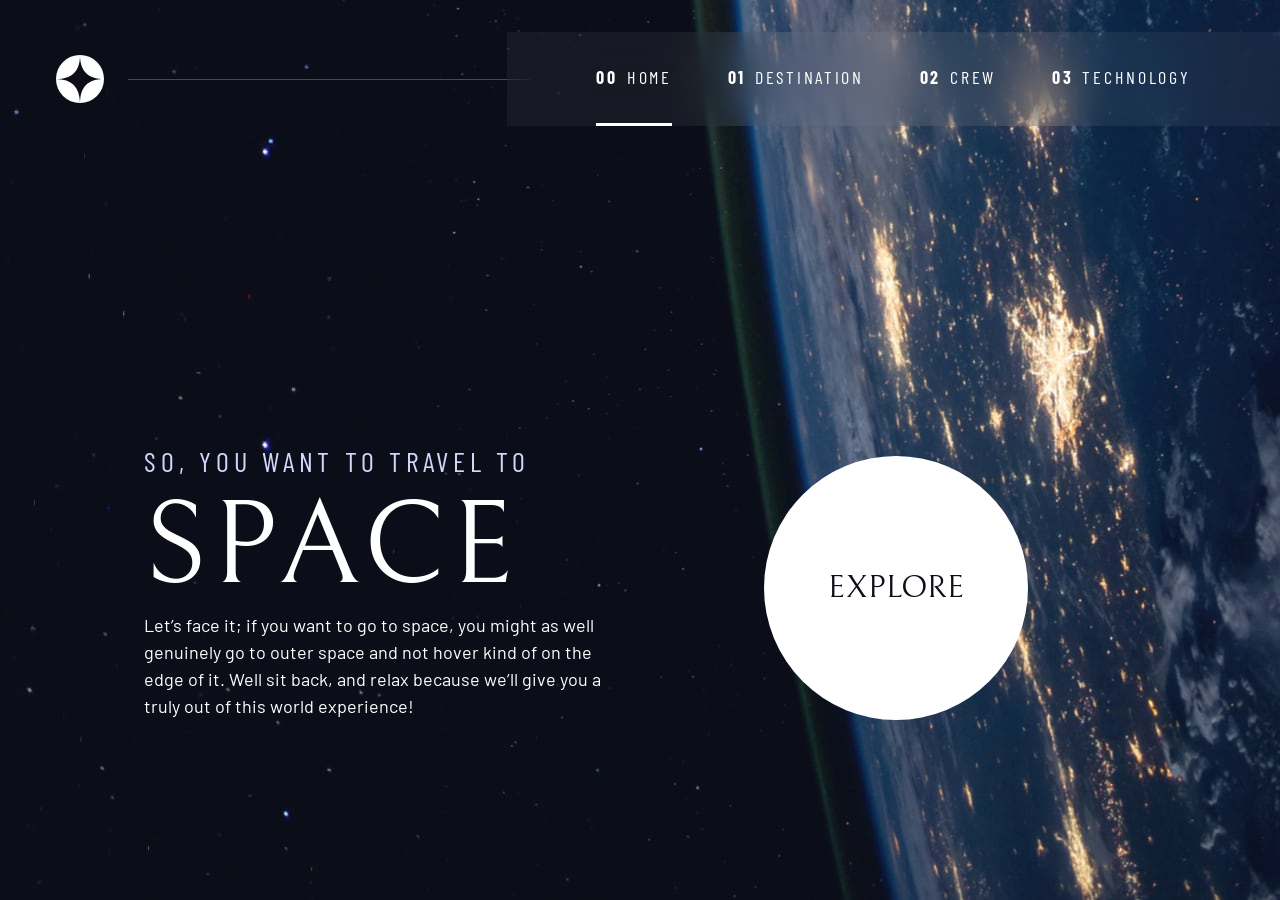
<file: index.html>
<!DOCTYPE html>
<html lang="en">
<head>
  <meta charset="UTF-8">
  <meta name="viewport" content="width=device-width, initial-scale=1.0">

  <link rel="icon" type="image/png" sizes="32x32" href="./assets/favicon-32x32.png">
  <!-- Google fonts -->
  <link rel="preconnect" href="https://fonts.googleapis.com">
  <link rel="preconnect" href="https://fonts.gstatic.com" crossorigin>
  <link href="https://fonts.googleapis.com/css2?family=Barlow+Condensed:wght@400;700&family=Bellefair&family=Barlow:wght@400;700&display=swap"
      rel="stylesheet">
      
  <!-- Our custom CSS -->
  <link rel="stylesheet" href="index.css">
  <title>Frontend Mentor | Space tourism website</title>
  <script src="navigation.js" defer></script>
</head>
<body class="home">
  <a class="skip-to-content" href="#main">Skip to content</a> 
  <header class="primary-header flex">
    <div>
      <img src="./assets/shared/logo.svg" alt="space tourism logo" class="logo">
    </div>
    <button class="mobile-nav-toggle" aria-controls="primary-navigation"><span class="sr-only" aria-expanded="false">Menu</span></button>
    <nav>
        <ul id="primary-navigation" data-visible="false" class="primary-navigation underline-indicators flex">
            <li class="active"><a class="ff-sans-cond uppercase text-white letter-spacing-2" href="index.html"><span aria-hidden="true">00</span>Home</a>
            <li><a class="ff-sans-cond uppercase text-white letter-spacing-2" href="destination.html"><span aria-hidden="true">01</span>Destination</a>
            <li><a class="ff-sans-cond uppercase text-white letter-spacing-2" href="crew.html"><span aria-hidden="true">02</span>Crew</a>
            <li><a class="ff-sans-cond uppercase text-white letter-spacing-2" href="technology.html"><span aria-hidden="true">03</span>Technology</a>
        </ul>
    </nav>
  </header>

  <main id="main" class="grid-container grid-container--home">
    <div>
      <h1 class="text-accent fs-500 ff-sans-cond uppercase letter-spacing-1">So, you want to travel to
      <span class="d-block fs-900 ff-serif text-white">Space</span></h1>
      
      <p>Let’s face it; if you want to go to space, you might as well genuinely go to 
      outer space and not hover kind of on the edge of it. Well sit back, and relax 
      because we’ll give you a truly out of this world experience! </p>
    </div>
    <div>
      <a href="destination.html" class="large-button uppercase ff-serif text-dark bg-white">Explore</a>
    </div>
  </main>

</body>
</html>
</file>
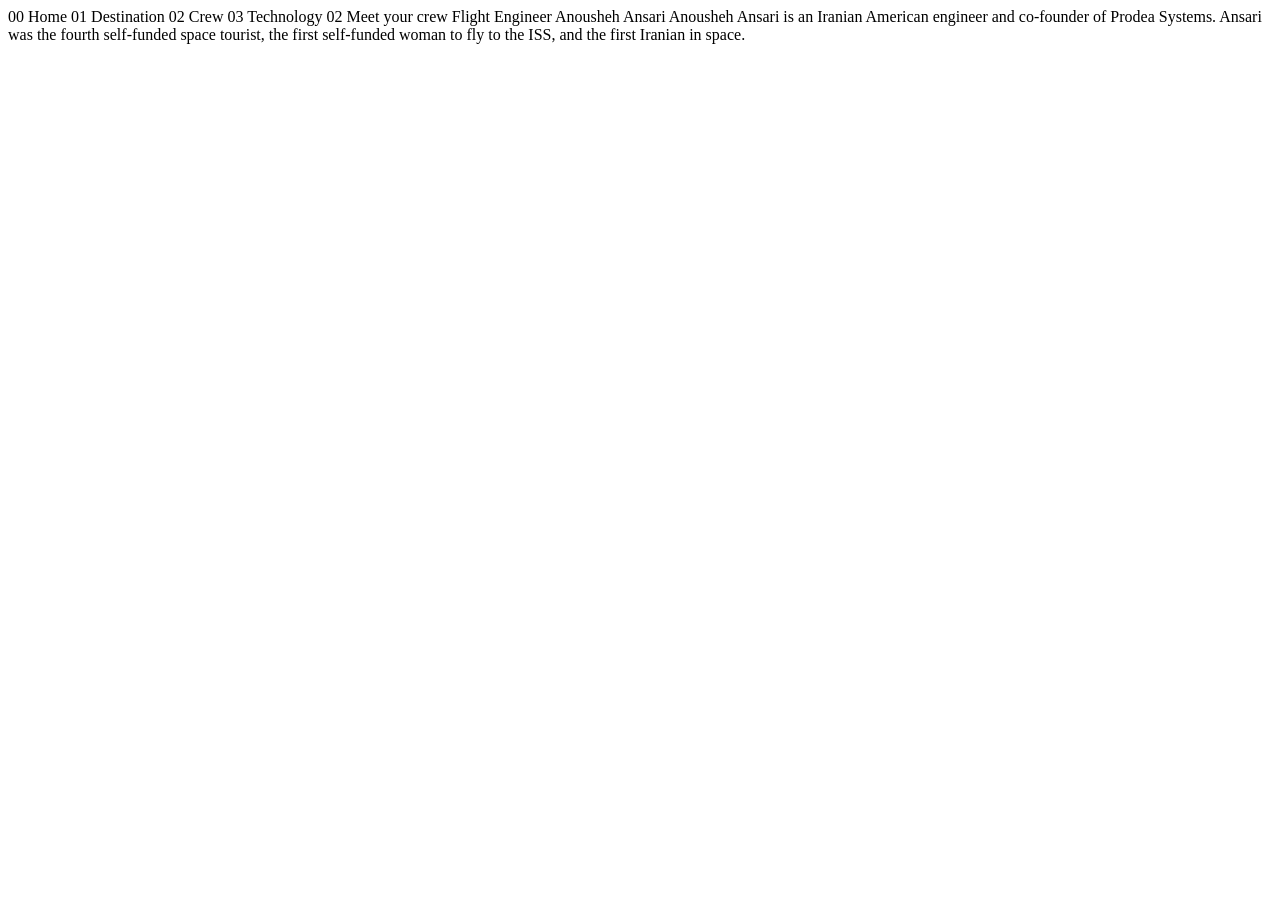
<file: crew-engineer.html>
<!DOCTYPE html>
<html lang="en">
<head>
  <meta charset="UTF-8">
  <meta name="viewport" content="width=device-width, initial-scale=1.0">

  <link rel="icon" type="image/png" sizes="32x32" href="./assets/favicon-32x32.png">
  
  <title>Frontend Mentor | Space tourism website</title>
</head>
<body>

  00 Home
  01 Destination
  02 Crew
  03 Technology

  02 Meet your crew

  Flight Engineer
  Anousheh Ansari

  Anousheh Ansari is an Iranian American engineer and co-founder of Prodea Systems. 
  Ansari was the fourth self-funded space tourist, the first self-funded woman to 
  fly to the ISS, and the first Iranian in space. 
</body>
</html>
</file>
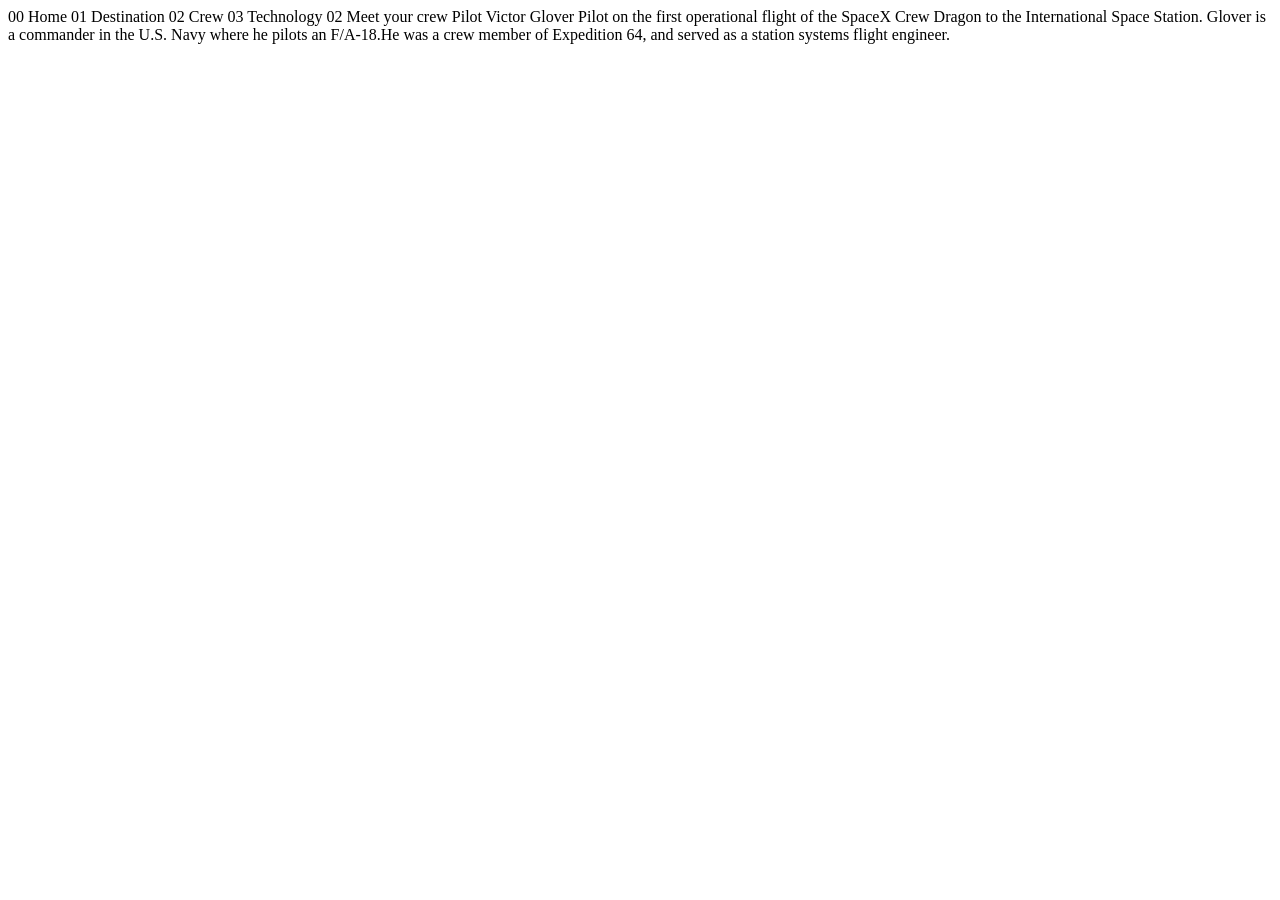
<file: crew-pilot.html>
<!DOCTYPE html>
<html lang="en">
<head>
  <meta charset="UTF-8">
  <meta name="viewport" content="width=device-width, initial-scale=1.0">

  <link rel="icon" type="image/png" sizes="32x32" href="./assets/favicon-32x32.png">
  
  <title>Frontend Mentor | Space tourism website</title>
</head>
<body>

  00 Home
  01 Destination
  02 Crew
  03 Technology

  02 Meet your crew

  Pilot
  Victor Glover

  Pilot on the first operational flight of the SpaceX Crew Dragon to the 
  International Space Station. Glover is a commander in the U.S. Navy where 
  he pilots an F/A-18.He was a crew member of Expedition 64, and served as a 
  station systems flight engineer. 
</body>
</html>
</file>
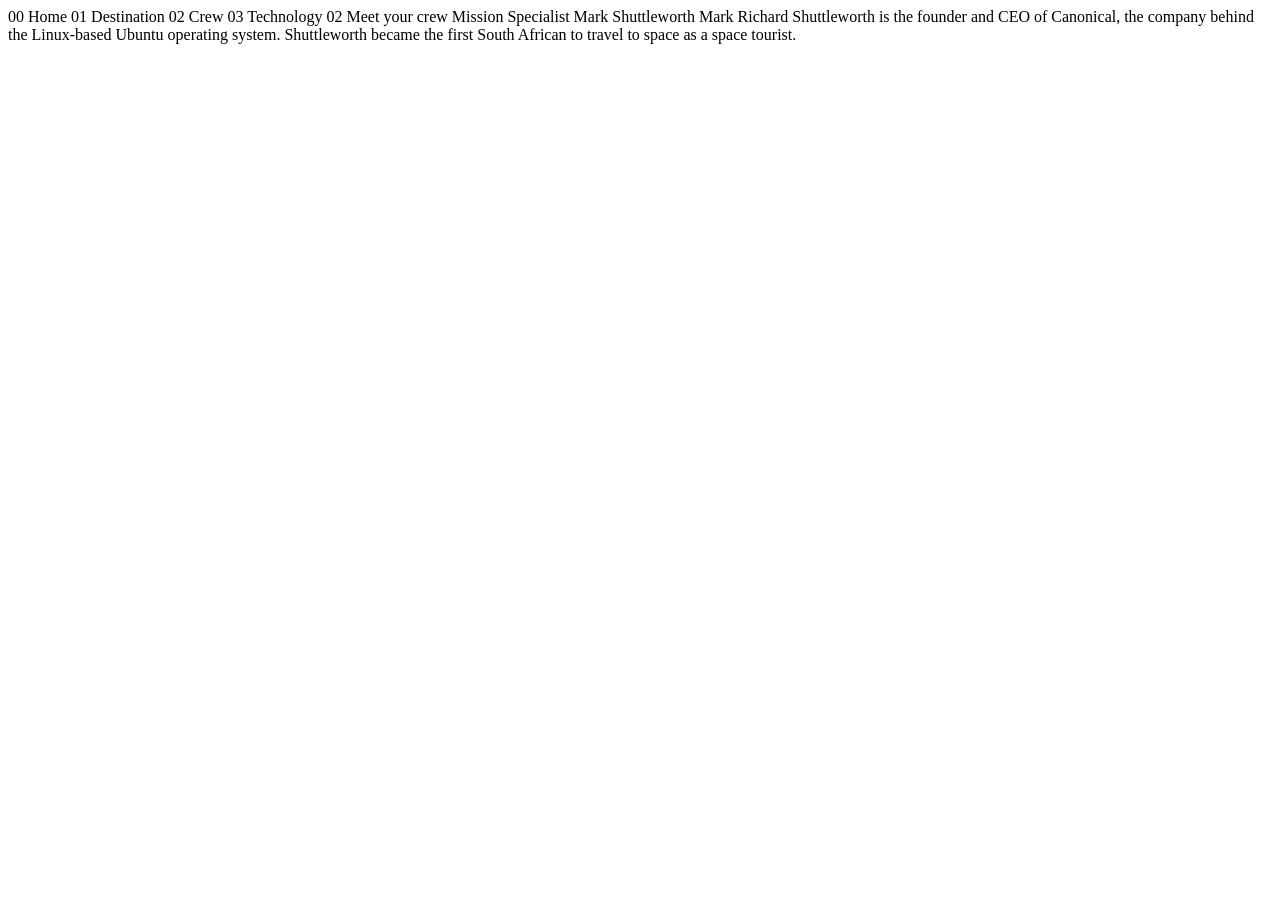
<file: crew-specialist.html>
<!DOCTYPE html>
<html lang="en">
<head>
  <meta charset="UTF-8">
  <meta name="viewport" content="width=device-width, initial-scale=1.0">

  <link rel="icon" type="image/png" sizes="32x32" href="./assets/favicon-32x32.png">
  
  <title>Frontend Mentor | Space tourism website</title>
</head>
<body>

  00 Home
  01 Destination
  02 Crew
  03 Technology

  02 Meet your crew

  Mission Specialist
  Mark Shuttleworth

  Mark Richard Shuttleworth is the founder and CEO of Canonical, the company behind 
  the Linux-based Ubuntu operating system. Shuttleworth became the first South 
  African to travel to space as a space tourist.
</body>
</html>
</file>
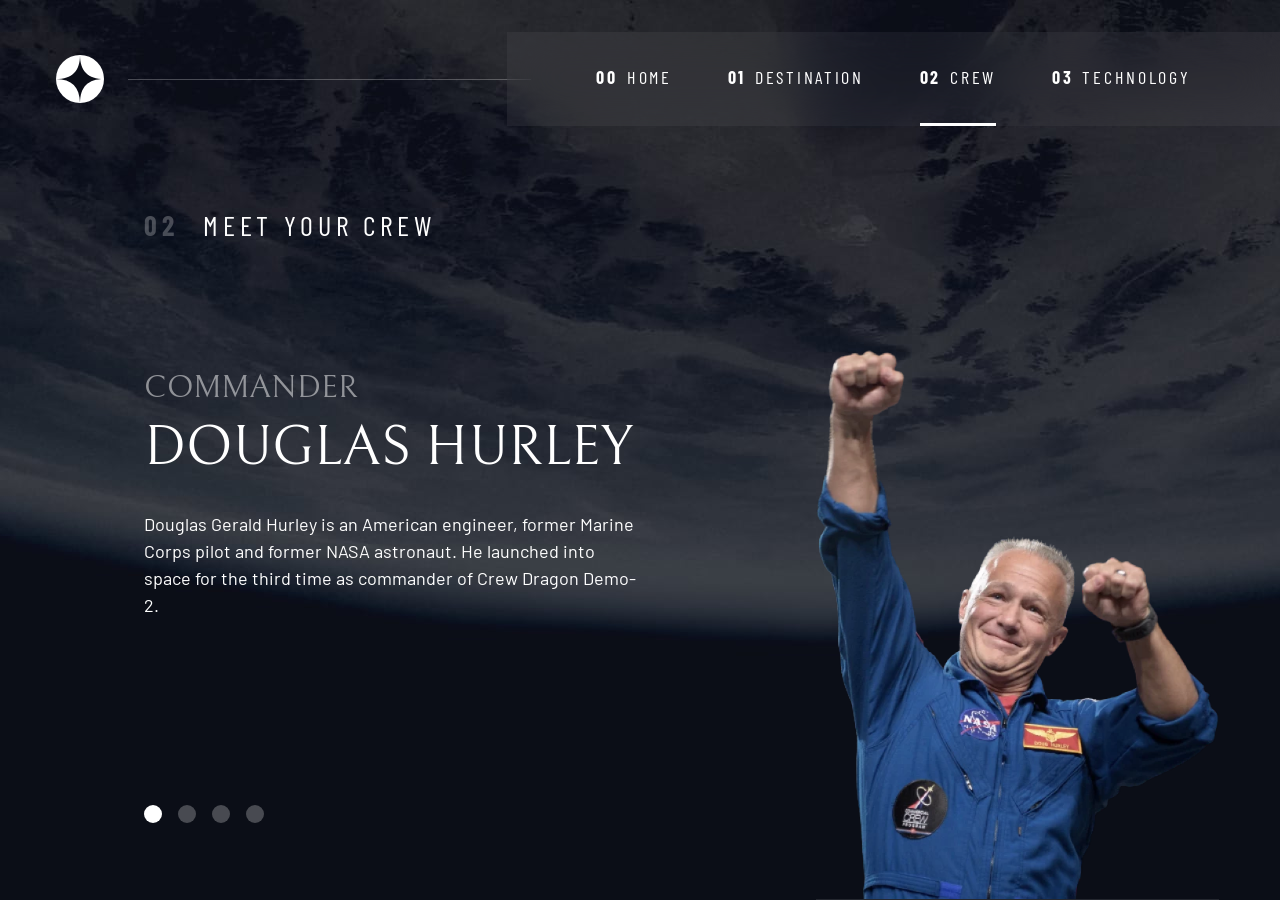
<file: crew.html>
<!DOCTYPE html>
<html lang="en">
<head>
  <meta charset="UTF-8">
  <meta name="viewport" content="width=device-width, initial-scale=1.0">

  <link rel="icon" type="image/png" sizes="32x32" href="./assets/favicon-32x32.png">
  <!-- Google fonts -->
  <link rel="preconnect" href="https://fonts.googleapis.com">
  <link rel="preconnect" href="https://fonts.gstatic.com" crossorigin>
  <link href="https://fonts.googleapis.com/css2?family=Barlow+Condensed:wght@400;700&family=Bellefair&family=Barlow:wght@400;700&display=swap"
      rel="stylesheet">
      
  <!-- Our custom CSS -->
  <link rel="stylesheet" href="index.css">
  <title>Frontend Mentor | Space tourism website</title>
  <script src="navigation.js" defer></script>
  <script src="tabs.js" defer></script>

</head>

<body class="crew">
  <a class="skip-to-content" href="#main">Skip to content</a>
  <header class="primary-header flex">
    <div>
      <img src="./assets/shared/logo.svg" alt="space tourism logo" class="logo">
    </div>
    <button class="mobile-nav-toggle" aria-controls="primary-navigation"><span class="sr-only" aria-expanded="false">Menu</span></button>
    <nav> 
        <ul id="primary-navigation" data-visible="false" class="primary-navigation underline-indicators flex">
            <li><a class="ff-sans-cond uppercase text-white letter-spacing-2" href="index.html"><span aria-hidden="true">00</span>Home</a>
            <li><a class="ff-sans-cond uppercase text-white letter-spacing-2" href="destination.html"><span aria-hidden="true">01</span>Destination</a>
            <li class="active"><a class="ff-sans-cond uppercase text-white letter-spacing-2" href="crew.html"><span aria-hidden="true">02</span>Crew</a>
            <li><a class="ff-sans-cond uppercase text-white letter-spacing-2" href="technology.html"><span aria-hidden="true">03</span>Technology</a>
        </ul>
    </nav>
  </header>
  
  <main id="main" class="grid-container grid-container--crew flow">
    <h1 class="numbered-title"><span aria-hidden="true">02</span> Meet your crew</h1>
    
    <div class="dot-indicators flex" role="tablist" aria-label="crew member list">
      <button aria-selected="true" aria-controls="commander-tab" role="tab" data-image="commander-image" tabindex="0"><span class="sr-only">The commander</span></button>
      <button aria-selected="false" aria-controls="mission-tab" role="tab" data-image="mission-image" tabindex="-1"><span class="sr-only">The mission specialist</span></button>
      <button aria-selected="false" aria-controls="pilot-tab" role="tab" data-image="pilot-image" tabindex="-1"><span class="sr-only">The pilot</span></button>
      <button aria-selected="false" aria-controls="crew-tab" role="tab" data-image="crew-image" tabindex="-1"><span class="sr-only">The crew engineer</span></button>
    </div>
    
    <!-- commander -->
    <article class="crew-details flow" id="commander-tab" role="tabpanel" tabindex="0">
      <header class="flow flow--space-small">
        <h2 class="fs-600 ff-serif uppercase">Commander</h2>
        <p class="fs-700 uppercase ff-serif">Douglas Hurley</p>
      </header>
      <p>Douglas Gerald Hurley is an American engineer, former Marine Corps pilot 
      and former NASA astronaut. He launched into space for the third time as 
      commander of Crew Dragon Demo-2.</p>
    </article> 
    
    <!-- mission specialist -->
    <article hidden class="crew-details flow" id="mission-tab" role="tabpanel" tabindex="0">
      <header class="flow flow--space-small">
        <h2 class="fs-600 ff-serif uppercase">Mission Specialist</h2>
        <p class="fs-700 uppercase ff-serif">Mark SHuttleworth</p>
      </header>
      <p>Mark Richard Shuttleworth is the founder and CEO of Canonical, the company behind
        the Linux-based Ubuntu operating system. Shuttleworth became the first South
        African to travel to space as a space tourist.</p>
    </article> 
    
    <!-- pilot -->
    <article hidden class="crew-details flow" id="pilot-tab" role="tabpanel" tabindex="0">
      <header class="flow flow--space-small">
        <h2 class="fs-600 ff-serif uppercase">Pilot</h2>
        <p class="fs-700 uppercase ff-serif">Victor Glover</p>
      </header>
      <p>Pilot on the first operational flight of the SpaceX Crew Dragon to the
        International Space Station. Glover is a commander in the U.S. Navy where
        he pilots an F/A-18.He was a crew member of Expedition 64, and served as a
        station systems flight engineer.</p>
    </article> 
    
    <!-- engineer -->
    <article hidden class="crew-details flow" id="crew-tab" role="tabpanel" tabindex="0">
      <header class="flow flow--space-small">
        <h2 class="fs-600 ff-serif uppercase">Flight Engineer</h2>
        <p class="fs-700 uppercase ff-serif">Anousheh Ansari</p>
      </header>
      <p>Anousheh Ansari is an Iranian American engineer and co-founder of Prodea Systems.
        Ansari was the fourth self-funded space tourist, the first self-funded woman to
        fly to the ISS, and the first Iranian in space.</p>
    </article> 
    
    
    <picture id="commander-image">
      <source srcset="assets/crew/image-douglas-hurley.webp" type="image/webp">
      <img src="assets/crew/image-douglas-hurley.png" alt="Douglas Hurley">
    </picture>
    <picture hidden id="mission-image">
      <source srcset="assets/crew/image-mark-shuttleworth.webp" type="image/webp">
      <img src="assets/crew/image-mark-shuttleworth.png" alt="Douglas Hurley">
    </picture>
    <picture hidden id="pilot-image">
      <source srcset="assets/crew/image-victor-glover.webp" type="image/webp">
      <img src="assets/crew/image-victor-glover.png" alt="Douglas Hurley">
    </picture>
    <picture hidden id="crew-image">
      <source srcset="assets/crew/image-anousheh-ansari.webp" type="image/webp">
      <img src="assets/crew/image-anousheh-ansari.png" alt="Douglas Hurley">
    </picture>
  </main>
</body>
</html>
</file>
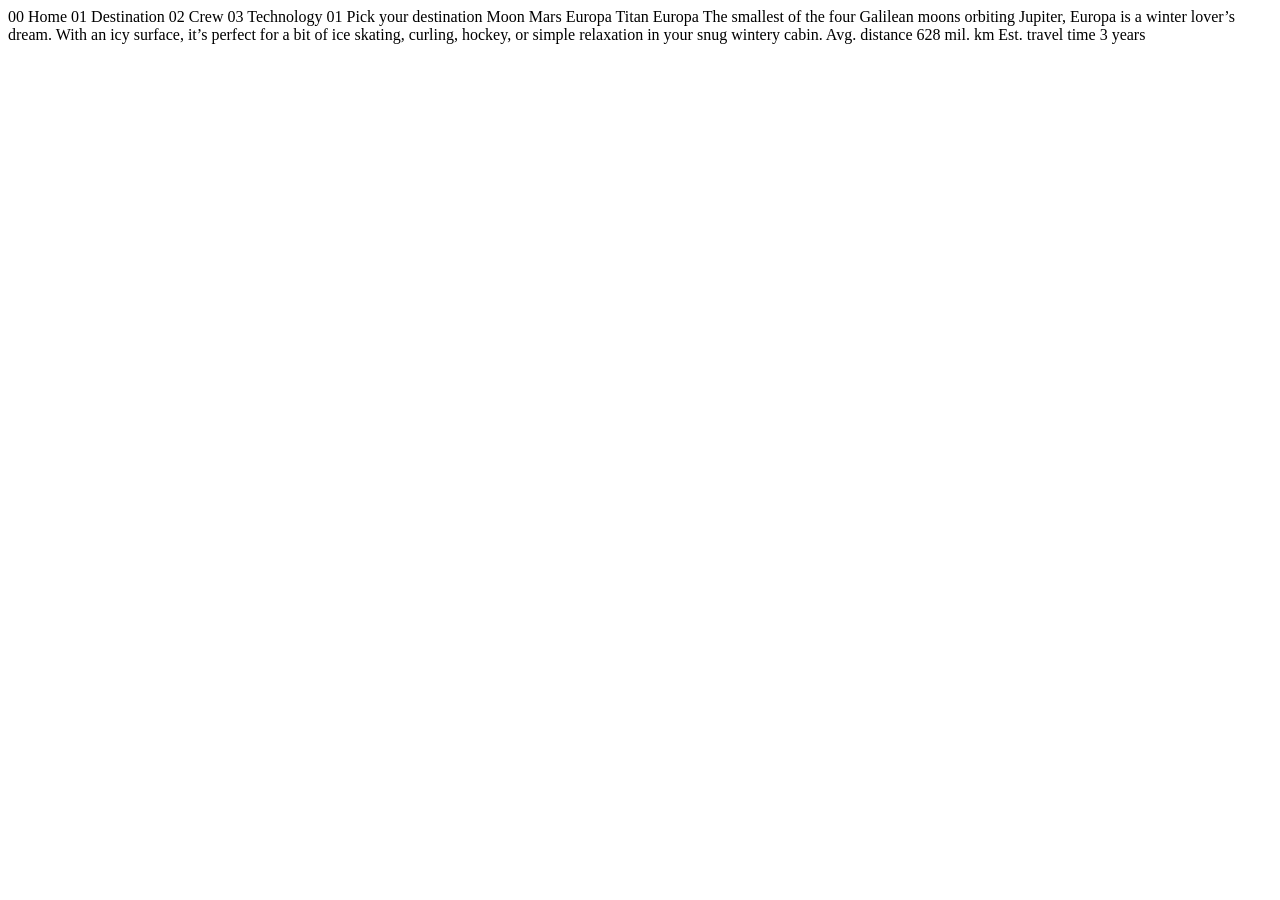
<file: destination-europa.html>
<!DOCTYPE html>
<html lang="en">
<head>
  <meta charset="UTF-8">
  <meta name="viewport" content="width=device-width, initial-scale=1.0">

  <link rel="icon" type="image/png" sizes="32x32" href="./assets/favicon-32x32.png">
  
  <title>Frontend Mentor | Space tourism website</title>
</head>
<body>

  00 Home
  01 Destination
  02 Crew
  03 Technology

  01 Pick your destination

  Moon
  Mars
  Europa
  Titan

  Europa

  The smallest of the four Galilean moons orbiting Jupiter, Europa is a 
  winter lover’s dream. With an icy surface, it’s perfect for a bit of 
  ice skating, curling, hockey, or simple relaxation in your snug 
  wintery cabin.

  Avg. distance
  628 mil. km

  Est. travel time
  3 years
</body>
</html>
</file>
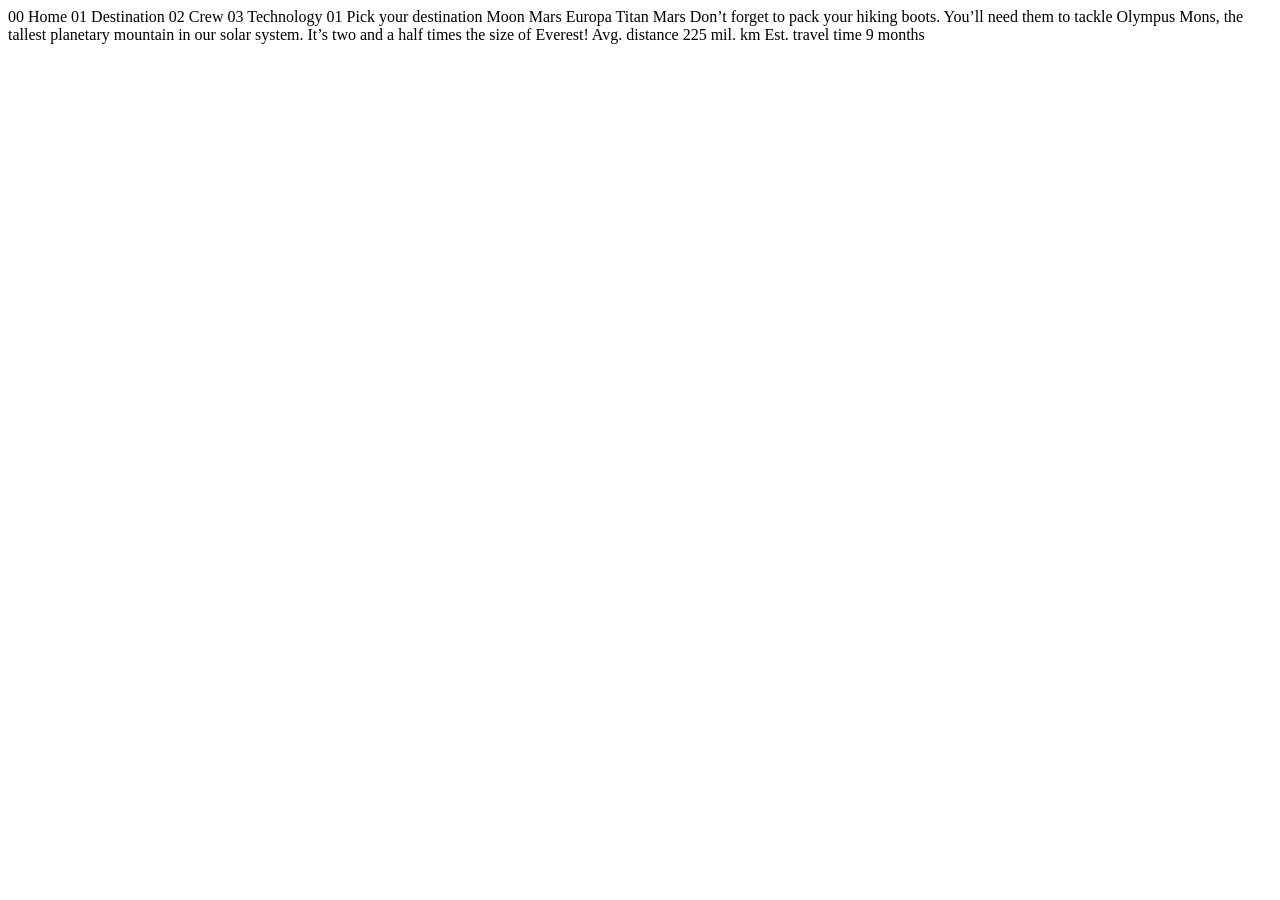
<file: destination-mars.html>
<!DOCTYPE html>
<html lang="en">
<head>
  <meta charset="UTF-8">
  <meta name="viewport" content="width=device-width, initial-scale=1.0">

  <link rel="icon" type="image/png" sizes="32x32" href="./assets/favicon-32x32.png">
  
  <title>Frontend Mentor | Space tourism website</title>
</head>
<body>

  00 Home
  01 Destination
  02 Crew
  03 Technology

  01 Pick your destination

  Moon
  Mars
  Europa
  Titan

  Mars

  Don’t forget to pack your hiking boots. You’ll need them to tackle Olympus Mons, 
  the tallest planetary mountain in our solar system. It’s two and a half times 
  the size of Everest!

  Avg. distance
  225 mil. km

  Est. travel time
  9 months
</body>
</html>
</file>
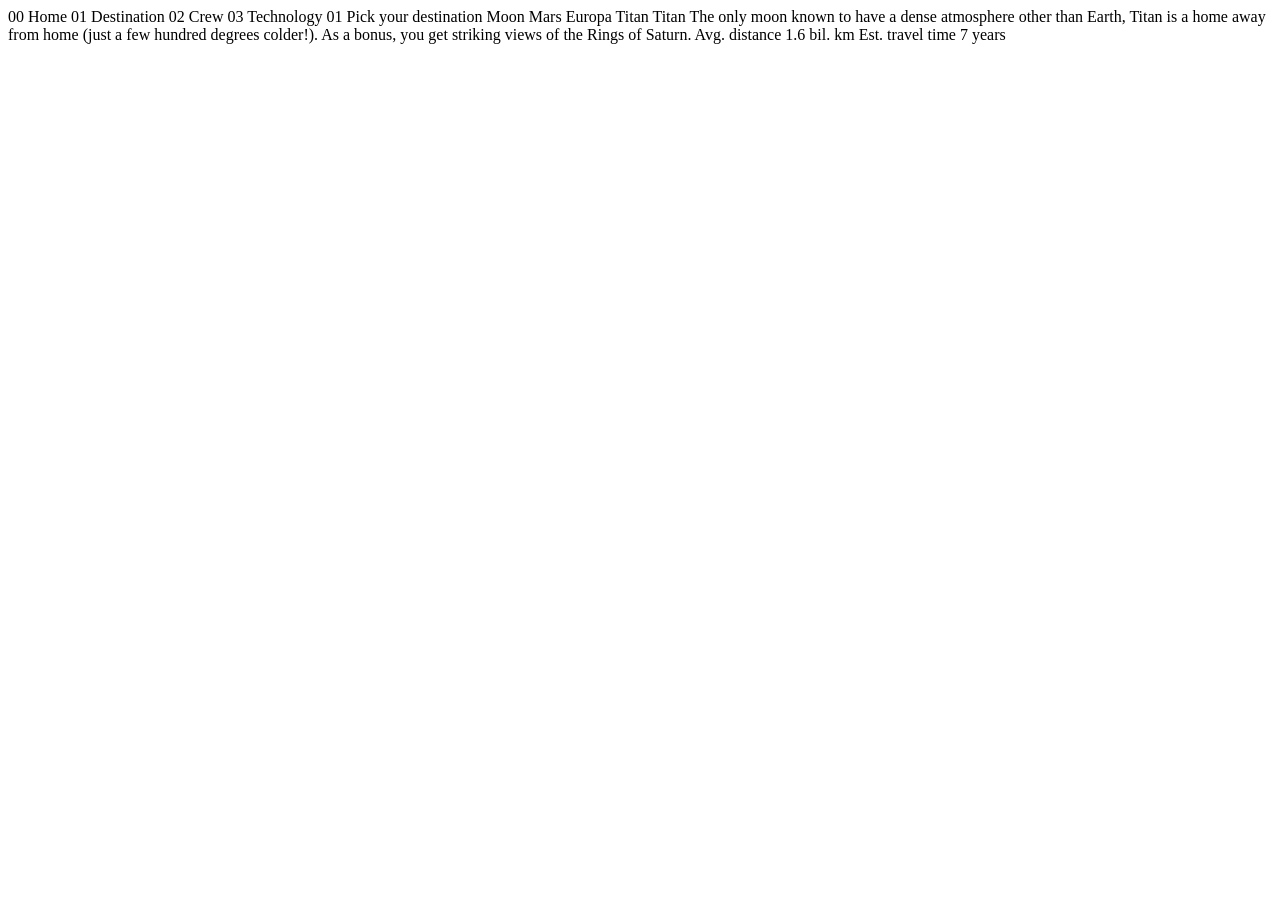
<file: destination-titan.html>
<!DOCTYPE html>
<html lang="en">
<head>
  <meta charset="UTF-8">
  <meta name="viewport" content="width=device-width, initial-scale=1.0">

  <link rel="icon" type="image/png" sizes="32x32" href="./assets/favicon-32x32.png">
  
  <title>Frontend Mentor | Space tourism website</title>
</head>
<body>

  00 Home
  01 Destination
  02 Crew
  03 Technology

  01 Pick your destination

  Moon
  Mars
  Europa
  Titan

  Titan

  The only moon known to have a dense atmosphere other than Earth, Titan 
  is a home away from home (just a few hundred degrees colder!). As a 
  bonus, you get striking views of the Rings of Saturn.

  Avg. distance
  1.6 bil. km

  Est. travel time
  7 years
</body>
</html>
</file>
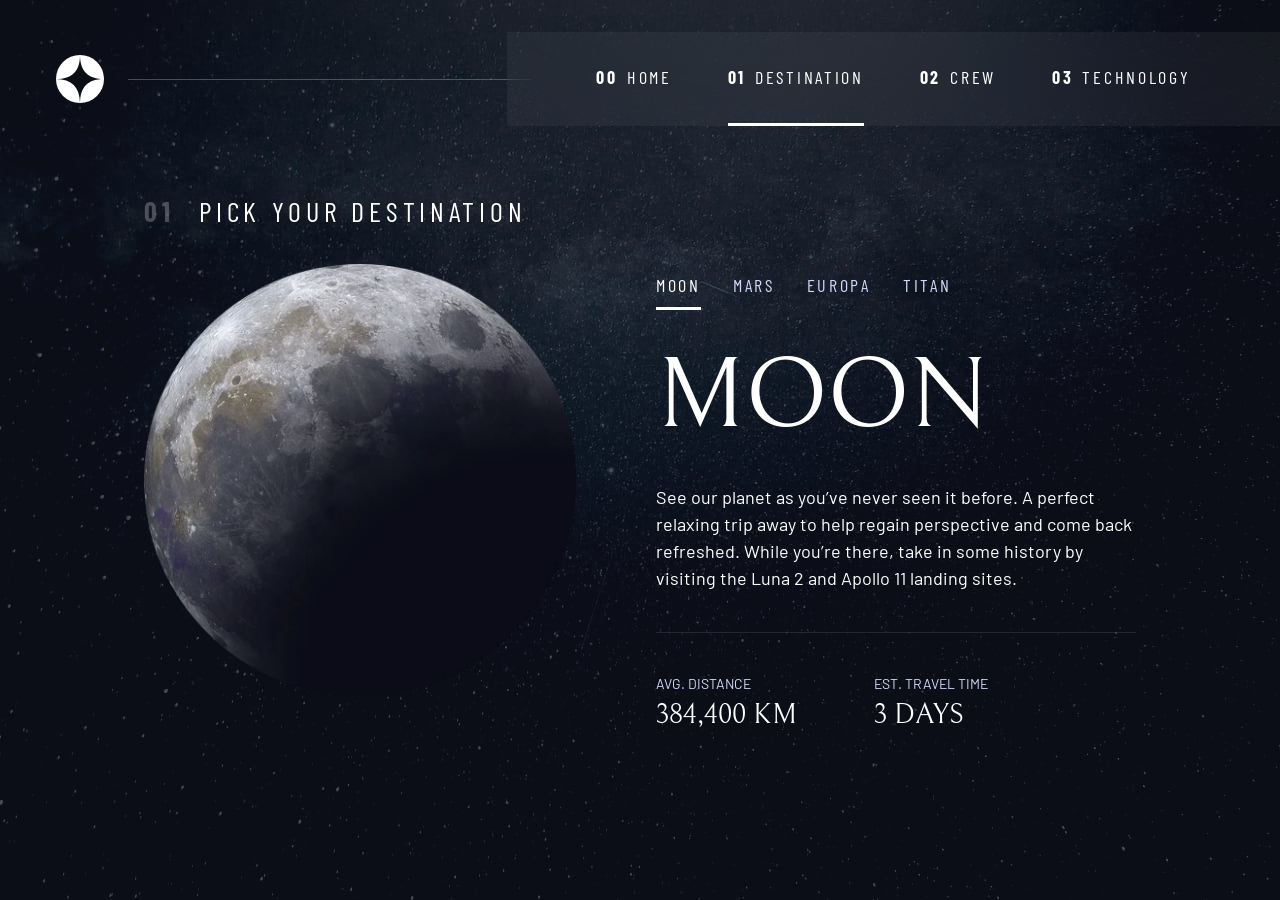
<file: destination.html>
<!DOCTYPE html>
<html lang="en">
<head>
  <meta charset="UTF-8">
  <meta name="viewport" content="width=device-width, initial-scale=1.0">

  <link rel="icon" type="image/png" sizes="32x32" href="./assets/favicon-32x32.png">
  <!-- Google fonts -->
  <link rel="preconnect" href="https://fonts.googleapis.com">
  <link rel="preconnect" href="https://fonts.gstatic.com" crossorigin>
  <link href="https://fonts.googleapis.com/css2?family=Barlow+Condensed:wght@400;700&family=Bellefair&family=Barlow:wght@400;700&display=swap"
      rel="stylesheet">
      
  <!-- Our custom CSS -->
  <link rel="stylesheet" href="index.css">
  <title>Frontend Mentor | Space tourism website</title>
  <script src="navigation.js" defer></script>
  <script src="tabs.js" defer></script>
</head>

<body class="destination">
  <a class="skip-to-content" href="#main">Skip to content</a>
  <header class="primary-header flex">
    <div>
      <img src="./assets/shared/logo.svg" alt="space tourism logo" class="logo">
    </div>
    <button class="mobile-nav-toggle" aria-controls="primary-navigation"><span class="sr-only" aria-expanded="false">Menu</span></button>
    <nav>
        <ul id="primary-navigation" data-visible="false" class="primary-navigation underline-indicators flex">
            <li><a class="ff-sans-cond uppercase text-white letter-spacing-2" href="index.html"><span aria-hidden="true">00</span>Home</a>
            <li class="active"><a class="ff-sans-cond uppercase text-white letter-spacing-2" href="destination.html"><span aria-hidden="true">01</span>Destination</a>
            <li><a class="ff-sans-cond uppercase text-white letter-spacing-2" href="crew.html"><span aria-hidden="true">02</span>Crew</a>
            <li><a class="ff-sans-cond uppercase text-white letter-spacing-2" href="technology.html"><span aria-hidden="true">03</span>Technology</a>
        </ul>
    </nav>
  </header>
  
  <main id="main" class="grid-container grid-container--destination flow">
    <h1 class="numbered-title"><span aria-hidden="true">01</span> Pick your destination</h1>
    
    <picture id="moon-image">
      <source srcset="assets/destination/image-moon.webp" type="image/webp">
      <img src="assets/destination/image-moon.png" alt="the moon">
    </picture>
    <picture hidden id="mars-image">
      <source srcset="assets/destination/image-mars.webp" type="image/webp">
      <img src="assets/destination/image-mars.png" alt="the planet mars">
    </picture>
    <picture hidden id="europa-image">
      <source srcset="assets/destination/image-europa.webp" type="image/webp">
      <img src="assets/destination/image-europa.png" alt="the planet europa">
    </picture>
    <picture hidden id="titan-image">
      <source srcset="assets/destination/image-titan.webp" type="image/webp">
      <img src="assets/destination/image-titan.png" alt="the moon titan">
    </picture>
    
    
    <div class="tab-list underline-indicators flex" role="tablist" aria-label="destination list">
        <button aria-selected="true" role="tab" aria-controls="moon-tab" class="uppercase ff-sans-cond text-accent letter-spacing-2" tabindex="0" data-image="moon-image">Moon</button>
        <button aria-selected="false" role="tab" aria-controls="mars-tab" class="uppercase ff-sans-cond text-accent letter-spacing-2" tabindex="-1" data-image="mars-image">Mars</button>
        <button aria-selected="false" role="tab" aria-controls="europa-tab" class="uppercase ff-sans-cond text-accent letter-spacing-2" tabindex="-1" data-image="europa-image">Europa</button>
        <button aria-selected="false" role="tab" aria-controls="titan-tab" class="uppercase ff-sans-cond text-accent letter-spacing-2" tabindex="-1" data-image="titan-image">Titan</button>
    </div>

    <!-- The moon -->
    <article class="destination-info flow" id="moon-tab" tabindex="0" role="tabpanel">
      <h2 class="fs-800 uppercase ff-serif">Moon</h2>

      <p>See our planet as you’ve never seen it before. A perfect relaxing trip away to help 
      regain perspective and come back refreshed. While you’re there, take in some history 
      by visiting the Luna 2 and Apollo 11 landing sites.</p>
      
      <div class="destination-meta flex">
        <div>
          <h3 class="text-accent fs-200 uppercase">Avg. distance</h3>
          <p class="ff-serif uppercase">384,400 km</p>
        </div>
        <div>
          <h3 class="text-accent fs-200 uppercase">Est. travel time</h3>
          <p class="ff-serif uppercase">3 days</p>
        </div>
      </div>
    </article>
    
    <!-- Mars -->
    <article hidden class="destination-info flow" id="mars-tab" tabindex="0" role="tabpanel">
      <h2 class="fs-800 uppercase ff-serif">Mars</h2>

      <p>Don’t forget to pack your hiking boots. You’ll need them to tackle Olympus Mons, 
  the tallest planetary mountain in our solar system. It’s two and a half times 
  the size of Everest!</p>
      
      <div class="destination-meta flex">
        <div>
          <h3 class="text-accent fs-200 uppercase">Avg. distance</h3>
          <p class="ff-serif uppercase">225 mil. km</p>
        </div>
        <div>
          <h3 class="text-accent fs-200 uppercase">Est. travel time</h3>
          <p class="ff-serif uppercase">9 months</p>
        </div>
      </div>
    </article>
    
    <!-- Europa -->
    <article hidden class="destination-info flow" id="europa-tab" tabindex="0" role="tabpanel">
      <h2 class="fs-800 uppercase ff-serif">Europa</h2>

      <p>The smallest of the four Galilean moons orbiting Jupiter, Europa is a 
  winter lover’s dream. With an icy surface, it’s perfect for a bit of 
  ice skating, curling, hockey, or simple relaxation in your snug 
  wintery cabin.</p>
      <div class="destination-meta flex">
        <div>
          <h3 class="text-accent fs-200 uppercase">Avg. distance</h3>
          <p class="ff-serif uppercase">628 mil. km</p>
        </div>
        <div>
          <h3 class="text-accent fs-200 uppercase">Est. travel time</h3>
          <p class="ff-serif uppercase">3 years</p>
        </div>
      </div>
    </article>
    
    <!-- Titan -->
    <article hidden class="destination-info flow" id="titan-tab" tabindex="0" role="tabpanel">
      <h2 class="fs-800 uppercase ff-serif">Titan</h2>

      <p>The only moon known to have a dense atmosphere other than Earth, Titan 
  is a home away from home (just a few hundred degrees colder!). As a 
  bonus, you get striking views of the Rings of Saturn.</p>
      
      <div class="destination-meta flex">
        <div>
          <h3 class="text-accent fs-200 uppercase">Avg. distance</h3>
          <p class="ff-serif uppercase">1.6 bil. km</p>
        </div>
        <div>
          <h3 class="text-accent fs-200 uppercase">Est. travel time</h3>
          <p class="ff-serif uppercase">7 years</p>
        </div>
      </div>
    </article>
  </main>
  
<body>


  
</body>
</html>
</file>
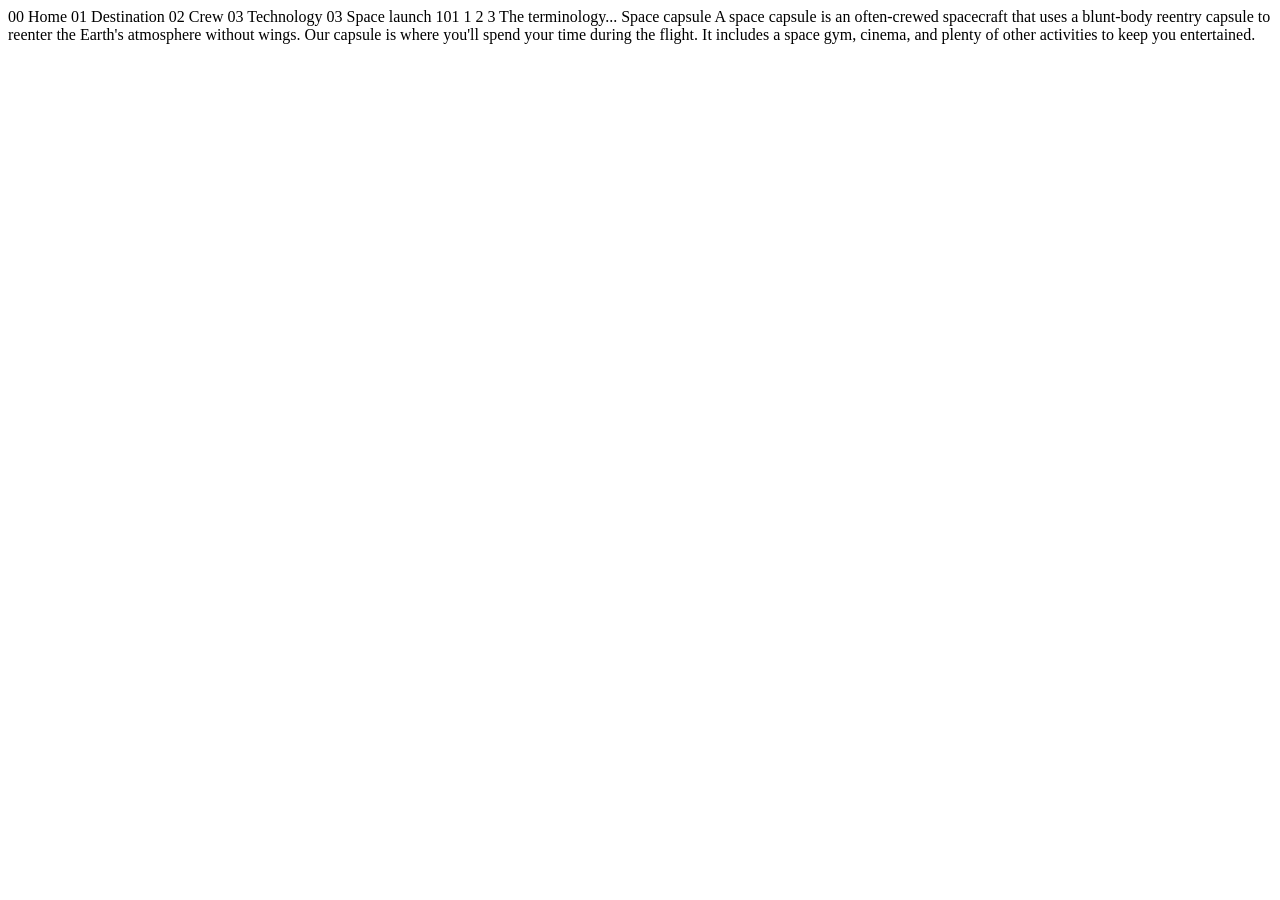
<file: technology-capsule.html>
<!DOCTYPE html>
<html lang="en">
<head>
  <meta charset="UTF-8">
  <meta name="viewport" content="width=device-width, initial-scale=1.0">

  <link rel="icon" type="image/png" sizes="32x32" href="./assets/favicon-32x32.png">
  
  <title>Frontend Mentor | Space tourism website</title>
</head>
<body>

  00 Home
  01 Destination
  02 Crew
  03 Technology

  03 Space launch 101

  1
  2
  3

  The terminology...
  Space capsule

  A space capsule is an often-crewed spacecraft that uses a blunt-body reentry 
  capsule to reenter the Earth's atmosphere without wings. Our capsule is where 
  you'll spend your time during the flight. It includes a space gym, cinema, 
  and plenty of other activities to keep you entertained.
</body>
</html>
</file>
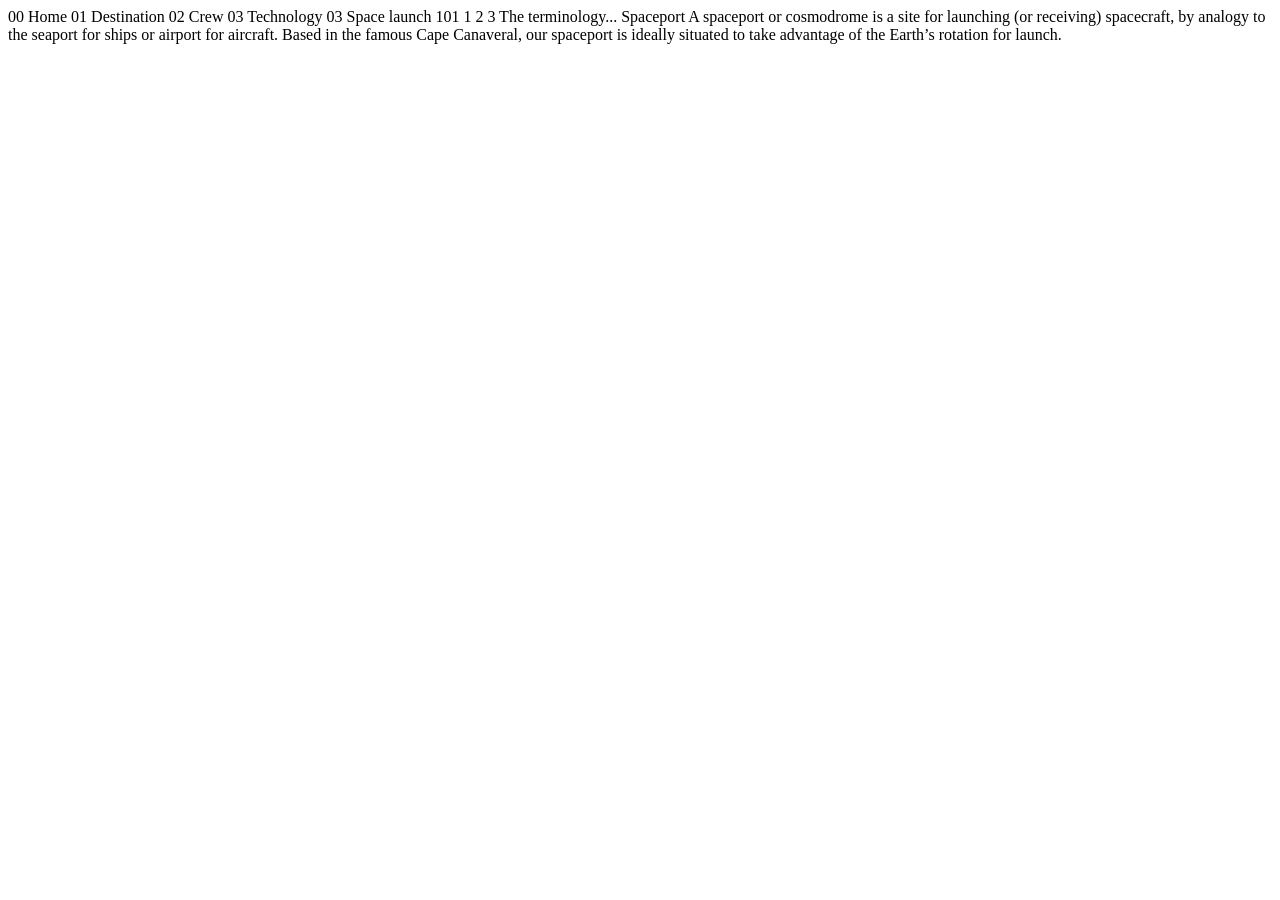
<file: technology-spaceport.html>
<!DOCTYPE html>
<html lang="en">
<head>
  <meta charset="UTF-8">
  <meta name="viewport" content="width=device-width, initial-scale=1.0">

  <link rel="icon" type="image/png" sizes="32x32" href="./assets/favicon-32x32.png">
  
  <title>Frontend Mentor | Space tourism website</title>
</head>
<body>

  00 Home
  01 Destination
  02 Crew
  03 Technology

  03 Space launch 101

  1
  2
  3

  The terminology...
  Spaceport

  A spaceport or cosmodrome is a site for launching (or receiving) spacecraft, 
  by analogy to the seaport for ships or airport for aircraft. Based in the 
  famous Cape Canaveral, our spaceport is ideally situated to take advantage 
  of the Earth’s rotation for launch.
</body>
</html>
</file>
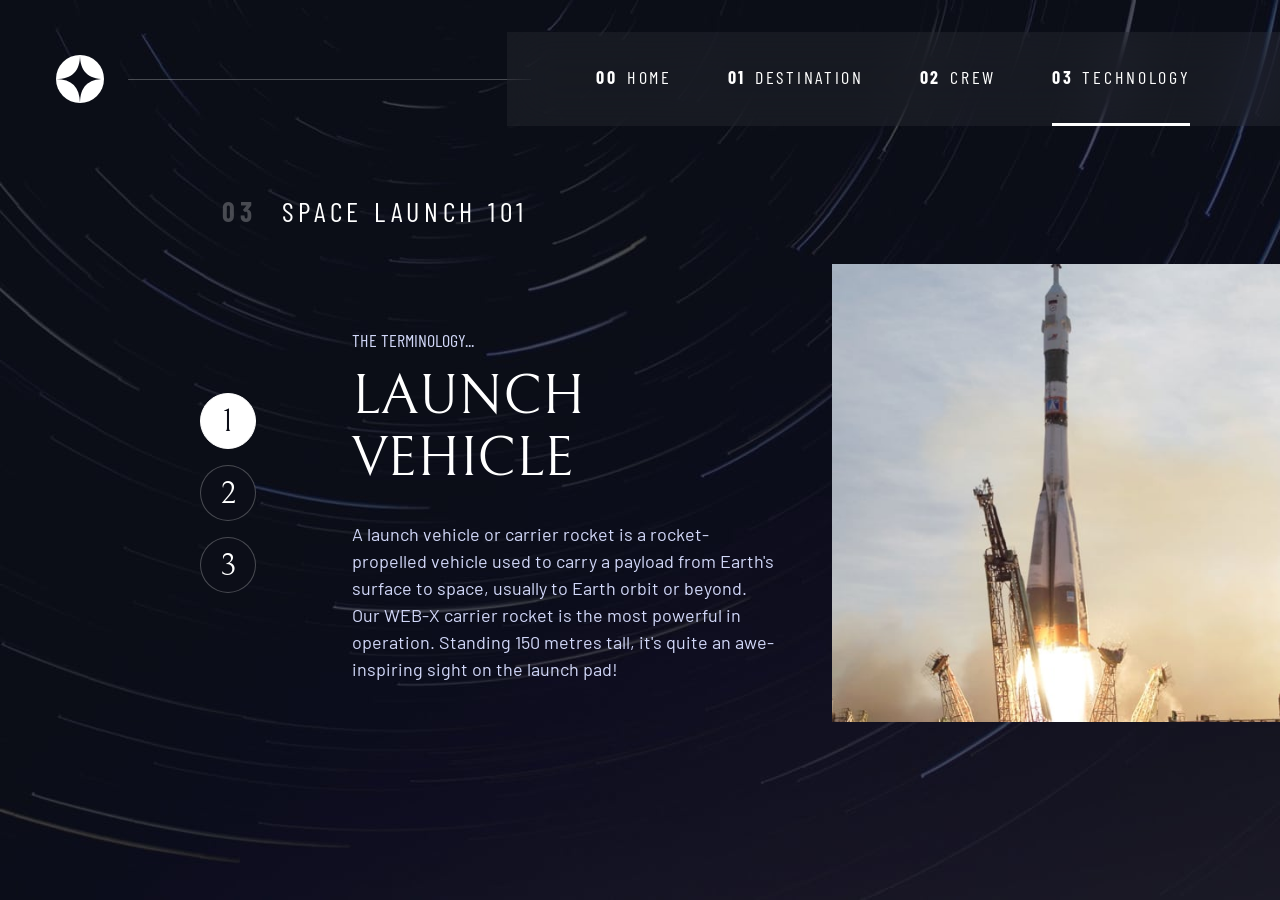
<file: technology.html>
<!DOCTYPE html>
<html lang="en">
<head>
  <meta charset="UTF-8">
  <meta name="viewport" content="width=device-width, initial-scale=1.0">

  <link rel="icon" type="image/png" sizes="32x32" href="./assets/favicon-32x32.png">
  <!-- Google fonts -->
  <link rel="preconnect" href="https://fonts.googleapis.com">
  <link rel="preconnect" href="https://fonts.gstatic.com" crossorigin>
  <link href="https://fonts.googleapis.com/css2?family=Barlow+Condensed:wght@400;700&family=Bellefair&family=Barlow:wght@400;700&display=swap"
      rel="stylesheet">
      
  <!-- Our custom CSS -->
  <link rel="stylesheet" href="index.css">
  <title>Frontend Mentor | Space tourism website</title>
  <script src="navigation.js" defer></script>
  <script src="tabs.js" defer></script>

</head>

<body class="technology">
  <a class="skip-to-content" href="#main">Skip to content</a> 
  <header class="primary-header flex">
    <div>
      <img src="./assets/shared/logo.svg" alt="space tourism logo" class="logo">
    </div>
    <button class="mobile-nav-toggle" aria-controls="primary-navigation"><span class="sr-only" aria-expanded="false">Menu</span></button>
    <nav>
        <ul id="primary-navigation" data-visible="false" class="primary-navigation underline-indicators flex">
            <li><a class="ff-sans-cond uppercase text-white letter-spacing-2" href="index.html"><span aria-hidden="true">00</span>Home</a>
            <li><a class="ff-sans-cond uppercase text-white letter-spacing-2" href="destination.html"><span aria-hidden="true">01</span>Destination</a>
            <li><a class="ff-sans-cond uppercase text-white letter-spacing-2" href="crew.html"><span aria-hidden="true">02</span>Crew</a>
            <li class="active"><a class="ff-sans-cond uppercase text-white letter-spacing-2" href="technology.html"><span aria-hidden="true">03</span>Technology</a>
        </ul>
    </nav>
  </header>

  <main id="main" class="grid-container grid-container--technology flow">

    <h1 class="numbered-title"><span aria-hidden="true">03</span> Space launch 101</h1>
    
    
    <picture id="launch-image">
      <img id="launch-image-landscape" src="assets/technology/image-launch-vehicle-landscape.jpg" alt="launch vehicle">
      <img id="launch-image-portrait" src="assets/technology/image-launch-vehicle-portrait.jpg" alt="launch vehicle">
    </picture>
    <picture id="spaceport-image" hidden>
      <img id="spaceport-image-landscape" src="assets/technology/image-spaceport-landscape.jpg" alt="spaceport">
      <img id="spaceport-image-portrait" src="assets/technology/image-spaceport-portrait.jpg" alt="spaceport">
    </picture>
    <picture id="capsule-image" hidden>
      <img id="capsule-image-landscape" src="assets/technology/image-space-capsule-landscape.jpg" alt="space capsule">
      <img id="capsule-image-portrait" src="assets/technology/image-space-capsule-portrait.jpg" alt="space capsule">
    </picture>

   <div class="number-indicators flex" role="tablist" aria-label="technology list">
      <button class="uppercase ff-serif fs-600 bg-dark text-white" aria-selected="true" aria-controls="launch-tab" role="tab" data-image="launch-image" tabindex="0"><span class="sr-only">Launch vehicle</span>1</button>
      <button class="uppercase ff-serif fs-600 bg-dark text-white" aria-selected="false" aria-controls="spaceport-tab" role="tab" data-image="spaceport-image" tabindex="-1"><span class="sr-only">Spaceport</span>2</button>
      <button class="uppercase ff-serif fs-600 bg-dark text-white" aria-selected="false" aria-controls="capsule-tab" role="tab" data-image="capsule-image" tabindex="-1"><span class="sr-only">Space Capsule</span>3</button>
    </div>

 <!-- Launch Vehicle -->
    <article class="technology-details flow" id="launch-tab" role="tabpanel" tabindex="0">
      <header class="flow flow--space-small">
        <h2 class="uppercase fs-400 ff-sans-cond text-accent">The Terminology...</h2>
        <p class="fs-700 uppercase ff-serif">Launch Vehicle</p>
      </header>
      <p class="text-accent">A launch vehicle or carrier rocket is a rocket-propelled vehicle used to carry a payload from Earth's surface to space, usually to Earth orbit or beyond. Our WEB-X carrier rocket is the most powerful in operation. Standing 150 metres tall, it's quite an awe-inspiring sight on the launch pad!</p>
    </article> 
    
    
  <!-- spaceport -->
    <article class="technology-details flow" hidden id="spaceport-tab" role="tabpanel" tabindex="-1">
      <header class="flow flow--space-small">
        <h2 class="uppercase fs-400 ff-sans-cond text-accent">The terminology...</h2>
        <p class="fs-700 uppercase ff-serif">spaceport</p>
      </header>
      <p class="text-accent">A spaceport or cosmodrome is a site for launching (or receiving) spacecraft, by analogy to the seaport for ships or airport for aircraft. Based in the famous Cape Canaveral, our spaceport is ideally situated to take advantage of the Earth’s rotation for launch.</p>
    </article>

  <!-- space capsule -->
    <article class="technology-details flow" hidden id="capsule-tab" role="tabpanel" tabindex="-1">
      <header class="flow flow--space-small">
        <h2 class="fs-400 ff-sans-cond uppercase text-accent">The terminology...</h2>
        <p class="fs-700 uppercase ff-serif">space capsule</p>
      </header>
      <p class="text-accent">A space capsule is an often-crewed spacecraft that uses a blunt-body reentry capsule to reenter the Earth's atmosphere without wings. Our capsule is where you'll spend your time during the flight. It includes a space gym, cinema, and plenty of other activities to keep you entertained.</p>
    </article>
  
  </main>
</body>
</html>
</file>
<file: index.css>
/* ------------------- */
/* Custom properties   */
/* ------------------- */

:root {
    /* colors */
    --clr-dark: 230 35% 7%;
    --clr-light: 231 77% 90%;
    --clr-white: 0 0% 100%;
    
    /* font-sizes */
    --fs-900: clamp(5rem, 8vw + 1rem, 9.375rem);
    --fs-800: 3.5rem;
    --fs-700: 1.5rem;
    --fs-600: 1rem;
    --fs-500: 1rem;
    --fs-400: 0.9375rem;
    --fs-300: 1rem;
    --fs-200: 0.875rem;
    
    /* font-families */
    --ff-serif: "Bellefair", serif;
    --ff-sans-cond: "Barlow Condensed", sans-serif;
    --ff-sans-normal: "Barlow", sans-serif;
}

@media (min-width: 35em) {
    :root {
        --fs-800: 5rem;
        --fs-700: 2.5rem;
        --fs-600: 1.5rem;
        --fs-500: 1.25rem;
        --fs-400: 1rem;
    }
}

@media (min-width: 45em) {
    :root {
        /* font-sizes */
        --fs-800: 6.25rem;
        --fs-700: 3.5rem;
        --fs-600: 2rem;
        --fs-500: 1.75rem;
        --fs-400: 1.125rem;
    }
}


/* ------------------- */
/* Reset               */
/* ------------------- */

/* Box sizing */
*,
*::before,
*::after {
    box-sizing: border-box;
}

/* Reset margins */
body,
h1,
h2,
h3,
h4,
h5,
p,
figure,
picture {
    margin: 0; 
}

h1,
h2,
h3,
h4,
h5,
h6,
p {
    font-weight: 400;
}

/* set up the body */
body {
    font-family: var(--ff-sans-normal);
    font-size: var(--fs-400);
    color: hsl( var(--clr-white) );
    background-color: hsl( var(--clr-dark) );
    line-height: 1.5;
    min-height: 100vh;
    
    display: grid;
    grid-template-rows: min-content 1fr;
    
    overflow-x: hidden;
}

/* make images easier to work with */
img,
picture {
    max-width: 100%;
    display: block;
}

[hidden] { display: none !important; }

/* make form elements easier to work with */
input,
button,
textarea,
select {
    font: inherit;
}

/* remove animations for people who've turned them off */
@media (prefers-reduced-motion: reduce) {  
  *,
  *::before,
  *::after {
    animation-duration: 0.01ms !important;
    animation-iteration-count: 1 !important;
    transition-duration: 0.01ms !important;
    scroll-behavior: auto !important;
  }
}


/* ------------------- */
/* Utility classes     */
/* ------------------- */

/* general */

.flex {
    display: flex;
    gap: var(--gap, 1rem);
}

.grid {
    display: grid;
    gap: var(--gap, 1rem);
}

.d-block {
    display: block;
}

.flow > *:where(:not(:first-child)) {
    margin-top: var(--flow-space, 1rem);
}

.flow--space-small {
    --flow-space: .75rem;
}

.container {
    padding-inline: 2em;
    margin-inline: auto;
    max-width: 80rem;
}

.sr-only {
  position: absolute; 
  width: 1px;
  height: 1px;
  padding: 0;
  margin: -1px; 
  overflow: hidden;
  clip: rect(0, 0, 0, 0);
  white-space: nowrap; /* added line */
  border: 0;
}

.skip-to-content {
    position: absolute;
    z-index: 9999;
    background: hsl( var(--clr-white) );
    color: hsl( var(--clr-dark) ); 
    padding: .5em 1em;
    margin-inline: auto;
    transform: translateY(-100%);
    transition: transform 250ms ease-in;
}

.skip-to-content:focus {
    transform: translateY(0);
}

/* colors */

.bg-dark { background-color: hsl( var(--clr-dark) );}
.bg-accent { background-color: hsl( var(--clr-light) );}
.bg-white { background-color: hsl( var(--clr-white) );}

.text-dark { color: hsl( var(--clr-dark) );}
.text-accent { color: hsl( var(--clr-light) );}
.text-white { color: hsl( var(--clr-white) );}

/* typography */

.ff-serif { font-family: var(--ff-serif); } 
.ff-sans-cond { font-family: var(--ff-sans-cond); } 
.ff-sans-normal { font-family: var(--ff-sans-normal); } 

.letter-spacing-1 { letter-spacing: 4.75px; } 
.letter-spacing-2 { letter-spacing: 2.7px; } 
.letter-spacing-3 { letter-spacing: 2.35px; } 

.uppercase { text-transform: uppercase; }

.fs-900 { font-size: var(--fs-900); }
.fs-800 { font-size: var(--fs-800); }
.fs-700 { font-size: var(--fs-700); }
.fs-600 { font-size: var(--fs-600); }
.fs-500 { font-size: var(--fs-500); }
.fs-400 { font-size: var(--fs-400); }
.fs-300 { font-size: var(--fs-300); }
.fs-200 { font-size: var(--fs-200); }

.fs-900,
.fs-800,
.fs-700,
.fs-600 {
    line-height: 1.1;
}

.numbered-title {
    font-family: var(--ff-sans-cond);
    font-size: var(--fs-500);
    text-transform: uppercase;
    letter-spacing: 4.72px; 
}

.numbered-title span {
    margin-right: .5em;
    font-weight: 700;
    color: hsl( var(--clr-white) / .25);
}


/* ------------------- */
/* Compontents         */
/* ------------------- */

.large-button {
    font-size: 2rem;
    position: relative;
    z-index: 1;
    display: inline-grid;
    place-items: center;
    padding: 0 2em;
    border-radius: 50%;
    aspect-ratio: 1;
    text-decoration: none;
}

.large-button::after {
    content: '';
    position: absolute;
    z-index: -1;
    width: 100%;
    height: 100%;
    background: hsl( var(--clr-white) / .1);
    border-radius: 50%;
    opacity: 0;
    transition: opacity 500ms linear, transform 750ms ease-in-out;
}
 
.large-button:hover::after,
.large-button:focus::after {
    opacity: 1;
    transform: scale(1.5);
}

/* primary-header */

.logo {
    margin: 1.5rem clamp(1.5rem, 5vw, 3.5rem);
}

.primary-header {
    justify-content: space-between;
    align-items: center;
}

.primary-navigation {
    --gap: clamp(1.5rem, 5vw, 3.5rem);
    --underline-gap: 2rem;
    list-style: none;
    padding: 0;
    margin: 0;
    background: hsl( var(--clr-white) / 0.05);
    backdrop-filter: blur(1.5rem);
}

.primary-navigation a {
    text-decoration: none;
}

.primary-navigation a > span {
    font-weight: 700;
    margin-right: .5em;
}

.mobile-nav-toggle {
    display: none;
}

@media (max-width: 35rem) {
    .primary-navigation {
        --underline-gap: .5rem;
        position: fixed;
        z-index: 1000;
        inset: 0 0 0 30%;
        list-style: none;
        padding: min(20rem, 15vh) 2rem;
        margin: 0;
        flex-direction: column;
        transform: translateX(100%);
        transition: transform 500ms ease-in-out;
    }
    
    .primary-navigation[data-visible="true"] {
        transform: translateX(0);
    }
    
    .primary-navigation.underline-indicators > .active {
       border: 0;
    }
    
    .mobile-nav-toggle {
        display: block;
        position: absolute;
        z-index: 2000;
        right: 1rem;
        top: 2rem;
        background: transparent;
        background-image: url(./assets/shared/icon-hamburger.svg);
        background-repeat: no-repeat;
        background-position: center;
        width: 1.5rem;
        aspect-ratio: 1;
        border: 0;
    }
    
    .mobile-nav-toggle[aria-expanded="true"] {
        background-image: url(./assets/shared/icon-close.svg);
    }
    
    .mobile-nav-toggle:focus-visible {
        outline: 5px solid white;
        outline-offset: 5px;
    }
    
}

@media (min-width: 35em) {
    .primary-navigation {
        padding-inline: clamp(3rem, 7vw, 7rem);
    }
}

@media (min-width: 35em) and (max-width: 44.999em) {
    .primary-navigation a > span {
        display: none;
    }
}

@media (min-width: 45em) {
    
     .primary-header::after {
         content: '';
         display: block;
         position: relative;
         height: 1px;
         width: 100%;
         margin-right: -2.5rem;
         background: hsl( var(--clr-white) / .25);
         order: 1;
     }
     
    nav {
        order: 2;
    }
    
    .primary-navigation {
        margin-block: 2rem;
    }
    
   
}


.underline-indicators > * {
    cursor: pointer;
    padding: var(--underline-gap, .5rem) 0;
    border: 0;
    border-bottom: .2rem solid hsl( var(--clr-white) / 0 );
    background-color: transparent;
}

.underline-indicators > *:hover,
.underline-indicators > *:focus {
    border-color: hsl( var(--clr-white) / .5);
}

.underline-indicators > .active,
.underline-indicators > [aria-selected="true"] {
    color: hsl( var(--clr-white) / 1);
    border-color: hsl( var(--clr-white) / 1); 
}

.tab-list {
    --gap: 2rem;
}

.dot-indicators > * {
    cursor: pointer;
    border: 0;
    border-radius: 50%;
    padding: .5em;
    background-color: hsl( var(--clr-white) / .25);
}
 
.dot-indicators > *:hover,
.dot-indicators > *:focus { 
    background-color: hsl( var(--clr-white) / .5);
}

.dot-indicators > [aria-selected="true"] {
    background-color: hsl( var(--clr-white) / 1); 
}


.number-indicators > * {
    cursor: pointer;
    border: 1px solid hsl(var(--clr-white)/0.25);
    border-radius: 50%;
    width: 3.5rem;
    height: 3.5rem;
    color: hsl(var(--clr-white));
    background-color: hsl(var(--clr-dark));
  }
  
  .number-indicators > *:hover,
  .number-indicators > *:focus {
    border: 1px solid hsl(var(--clr-white));
  }
  
  .number-indicators > [aria-selected=true] {
    border: 1px solid hsl(var(--clr-white));
    color: hsl(var(--clr-dark));
    background-color: hsl(var(--clr-white)/1);
  }

/* ----------------------------- */
/* Page specific background      */
/* ----------------------------- */
body {
    background-size: cover;
    background-position: bottom center;
}

/* home */
.home {
    background-image: url(./assets/home/background-home-mobile.jpg);
}

@media (min-width: 35rem) {
    .home {
        background-position: center center;
        background-image: url(./assets/home/background-home-tablet.jpg);
    }
}

@media (min-width: 45rem) {
    .home {
        background-image: url(./assets/home/background-home-desktop.jpg);
    }
} 

/* destination */
.destination {
    background-image: url(./assets/destination/background-destination-mobile.jpg);
}

@media (min-width: 35rem) {
    .destination {
        background-position: center center;
        background-image: url(./assets/destination/background-destination-tablet.jpg);
    }
}

@media (min-width: 45rem) {
    .destination {
        background-image: url(./assets/destination/background-destination-desktop.jpg);
    }
} 

/* crew */
.crew {
    background-image: url(./assets/crew/background-crew-mobile.jpg);
}

@media (min-width: 35rem) {
    .crew {
        background-position: center center;
        background-image: url(./assets/crew/background-crew-tablet.jpg);
    }
}

@media (min-width: 45rem) {
    .crew {
        background-image: url(./assets/crew/background-crew-desktop.jpg);
    }
} 


/* technology */
.technology{
    background-image: url(./assets/technology/background-technology-mobile.jpg);
}

@media (min-width: 35rem) {
    .technology {
        background-position: center center;
        background-image: url(./assets/technology/background-technology-tablet.jpg);
    }
}

@media (min-width: 45rem) {
    .technology {
        background-image: url(./assets/technology/background-technology-desktop.jpg);
    }
} 

/* ----------------------------- */
/* Layout                        */
/* ----------------------------- */


.grid-container {
    text-align: center;
    display: grid;
    place-items: center;
    padding-inline: 1rem;
    padding-bottom: 4rem;
}

.grid-container p:not([class]) {
    max-width: 50ch;
}

.numbered-title {
    grid-area: title;
}

/* destination layout */

.grid-container--destination {
    --flow-space: 2rem;
    grid-template-areas: 
        'title'
        'image'
        'tabs'
        'content';
}

.grid-container--destination > picture {
    grid-area: image;
    max-width: 60%;
    align-self: start;
}

.grid-container--destination > .tab-list {
    grid-area: tabs;
}

.grid-container--destination > .destination-info {
    grid-area: content;
}

.destination-meta {
    flex-direction: column;
    border-top: 1px solid hsl( var(--clr-white) / .1);
    padding-top: 2.5rem;
    margin-top: 2.5rem;
}

.destination-meta p {
    font-size: 1.75rem;
}

/* crew layout */

.grid-container--crew {
    --flow-space: 2rem;
    grid-template-areas: 
        'title'
        'image'
        'tabs'
        'content';
}

.grid-container--crew > picture {
    grid-area: image;
    max-width: 60%;
    border-bottom: 1px solid hsl( var(--clr-white) / .1);
}

.grid-container--crew > .dot-indicators {
    grid-area: tabs;
}

.grid-container--crew > .crew-details {
    grid-area: content;
}

.crew-details h2 {
    color: hsl( var(--clr-white) / .5);
}

/* technology layout */
 
.grid-container--technology {
    --flow-space: 2rem;
    padding-inline: 0rem;
    grid-template-areas: 
        'title'
        'image'
        'tabs'
        'content';
}

.grid-container--technology img {
    grid-area: image;
    align-self: start;
}


.grid-container--technology > .number-indicators {
    grid-area: tabs;
}

.grid-container--technology > .technology-details {
    grid-area: content;
}


.technology-details h2 {
    max-width: initial;
    padding-inline: 1.5rem;
    margin-top: 1.5rem;
}



.grid-container--technology #launch-image-portrait,
#spaceport-image-portrait, #capsule-image-portrait {
    display:none;
}  


@media (min-width: 35em) {
    .numbered-title {
        justify-self: start;
        margin-top: 2rem;
    }
    
    .destination-meta {
        flex-direction: row;
        justify-content: space-evenly;
    }
    
    .grid-container--crew {
        padding-bottom: 0;
        grid-template-areas: 
            'title'
            'content'
            'tabs'
            'image';
    }
    
    .technology-details p {
        padding-inline: 8rem;
    }

    .grid-container--technology > .numbered-title {
        margin-left: .8em;
    }
    
}

@media (min-width: 45em) {
    .grid-container {
        text-align: left;
        column-gap: var(--container-gap, 2rem);
        grid-template-columns: minmax(1rem, 1fr) repeat(2, minmax(0, 30rem)) minmax(1rem, 1fr);
    }
    
    .grid-container--home {
        padding-bottom: max(6rem, 20vh);
        align-items: end;
    }
    
    .grid-container--home > *:first-child {
        grid-column: 2;
    }

    .grid-container--home > *:last-child {
        grid-column: 3;
    }
    
    .grid-container--destination {
        justify-items: start;
        align-content: start;
        grid-template-areas: 
            '. title title .'
            '. image tabs .'
            '. image content .';
    }
    
    .grid-container--destination > picture,
    .grid-container--crew > picture{
        max-width: 90%;
    }
     
    .destination-meta {
        --gap: min(6vw, 6rem);
        justify-content: start;
    }
    
    .grid-container--crew {
        grid-template-columns: minmax(1rem, 1fr) minmax(0, 40rem) minmax(0, 20rem) minmax(1rem, 1fr);
        justify-items: start;
        grid-template-areas: 
            '. title title .'
            '. content image .'
            '. tabs image .';
    }

    
    .grid-container--crew > picture {
        grid-column: span 2;
        align-self: end;
        max-width: 90%;    
    }

    
    .grid-container--technology {
        grid-template-columns: minmax(10.5rem, 1fr) minmax(0, 6rem) 
        minmax(0, 35rem) minmax(0, 25rem) minmax(1rem, 1fr);        
        justify-items: start;
        align-content: start;
        grid-template-areas: 
            '. title title title .'
            '. tabs content image .';
    }
    

    .grid-container--technology > .number-indicators {
        flex-direction: column;
    }


    .grid-container--technology > picture {
        grid-column: span 2;
        justify-self: end;
    }

    .technology-details p {
        padding-inline: 1.5rem;
    }

    .grid-container--technology #launch-image-landscape, 
    #spaceport-image-landscape, #capsule-image-landscape {
        display: none;
    }

    .grid-container--technology #launch-image-portrait,
    #spaceport-image-portrait, #capsule-image-portrait{
        display: block;
    } 

}
</file>
